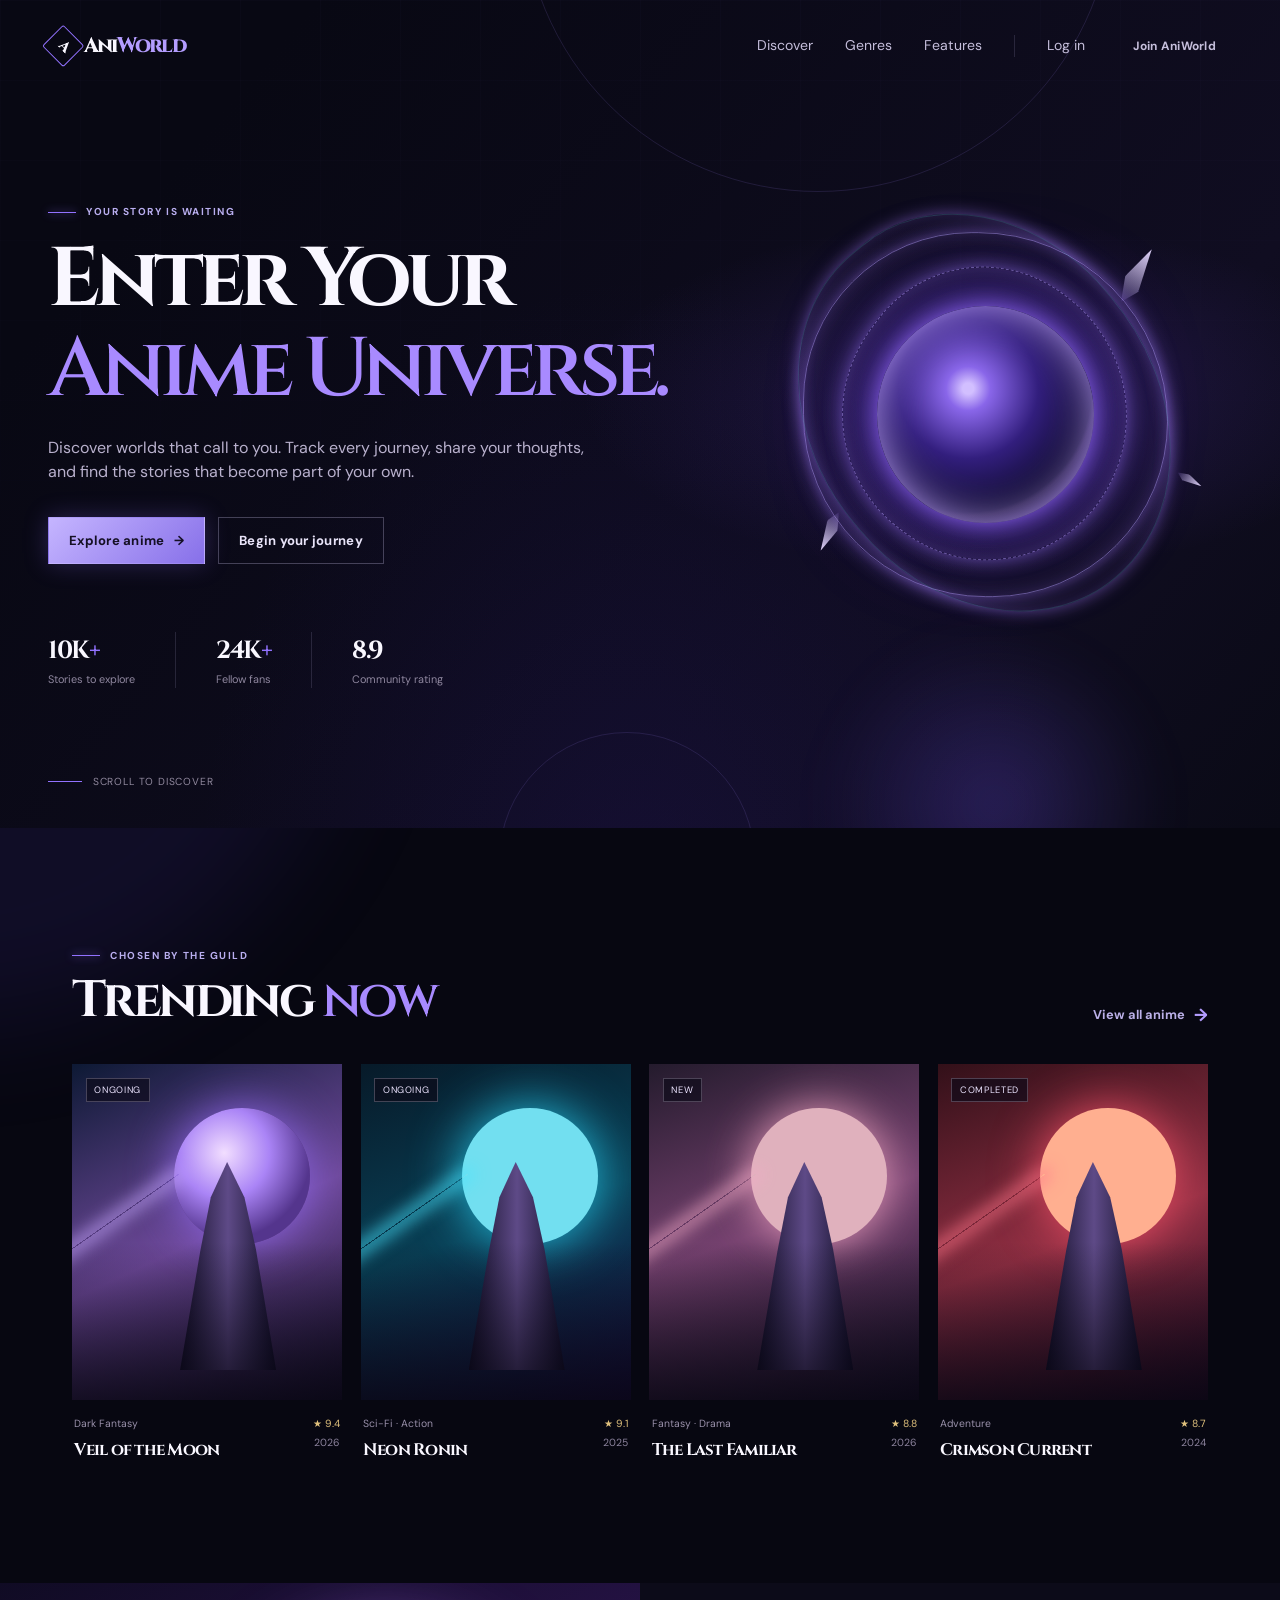
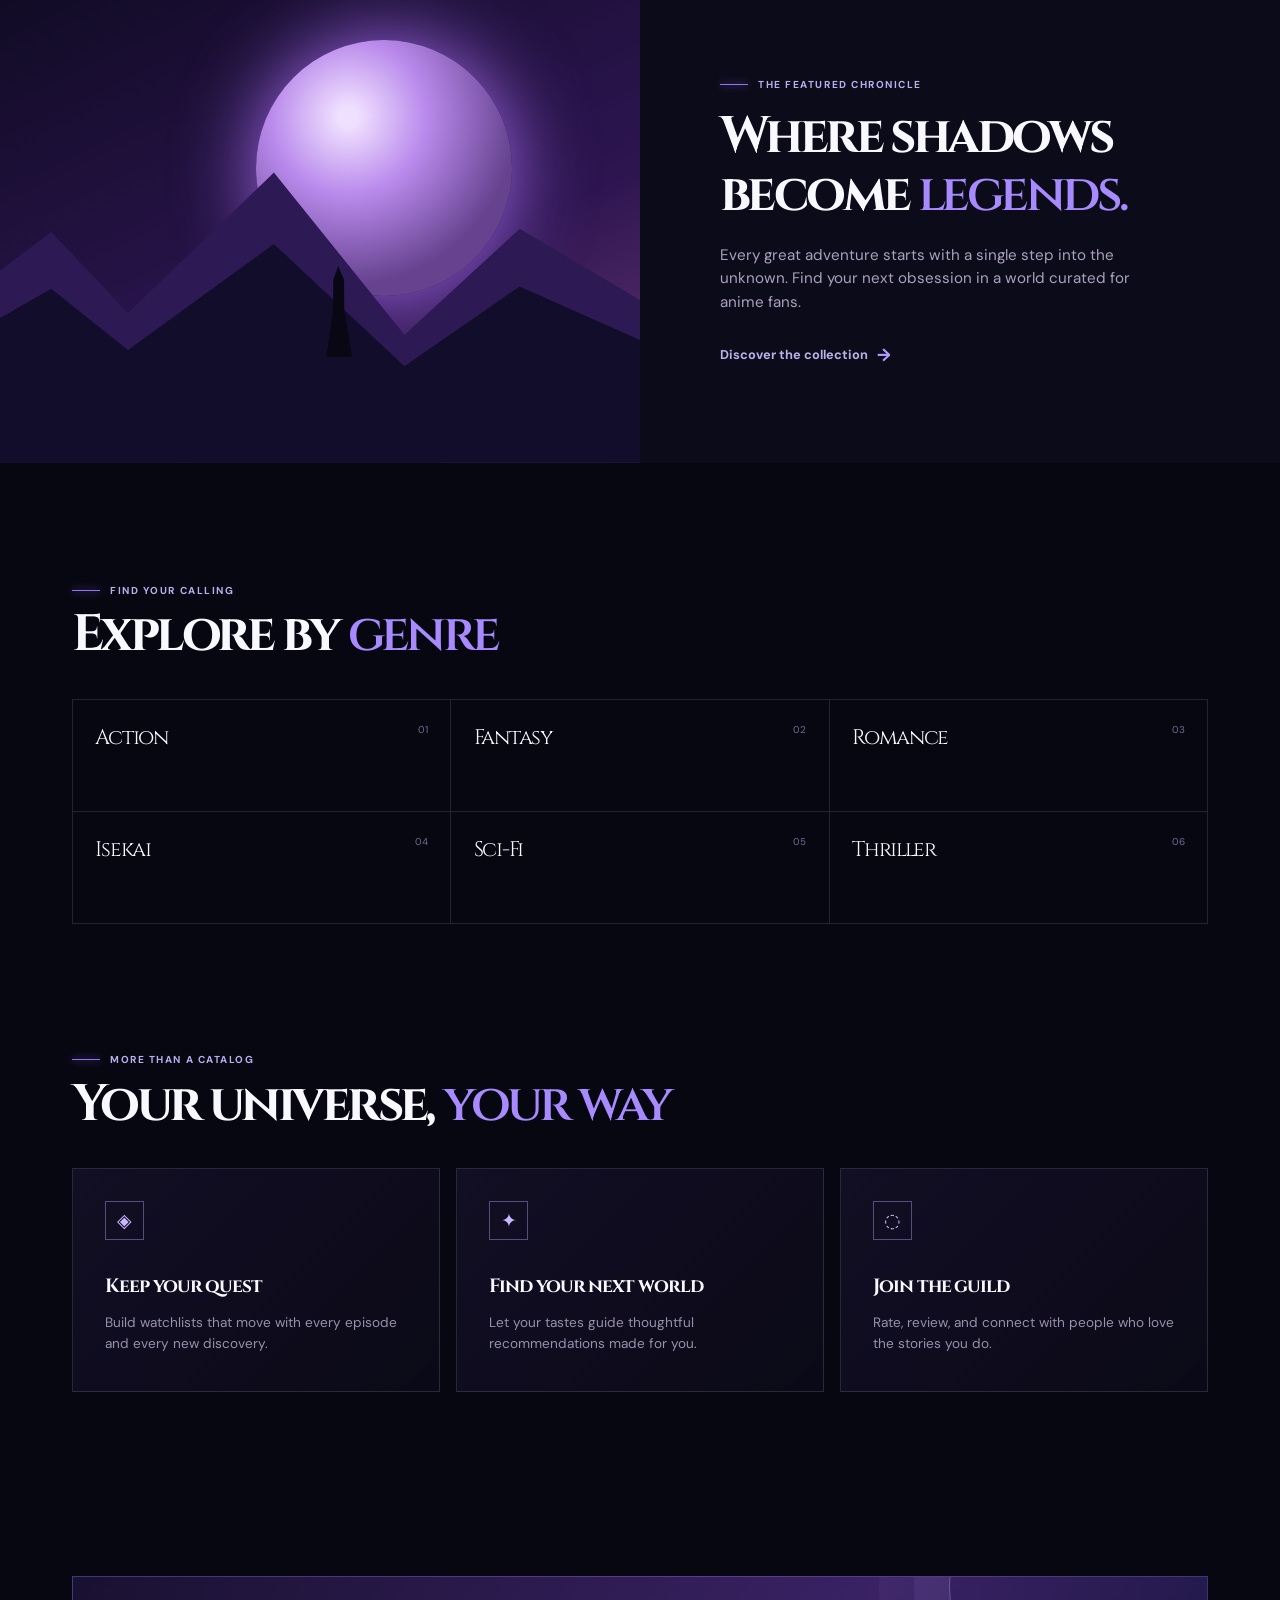
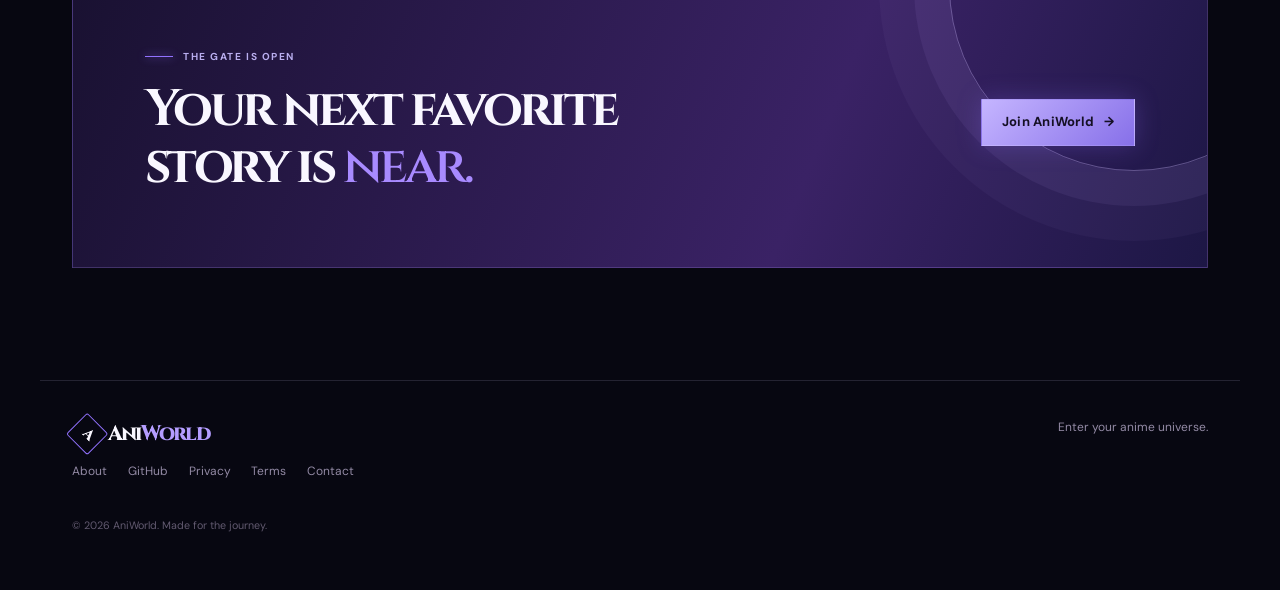
<file: frontend/index.html>
<!doctype html>
<html lang="en">
  <head>
    <meta charset="UTF-8" />
    <meta name="viewport" content="width=device-width, initial-scale=1.0" />
    <meta name="description" content="AniWorld — enter your anime universe." />
    <title>AniWorld | Enter Your Anime Universe</title>
    <link rel="preconnect" href="https://fonts.googleapis.com" />
    <link rel="preconnect" href="https://fonts.gstatic.com" crossorigin />
    <link href="https://fonts.googleapis.com/css2?family=Cinzel:wght@600;700;800&family=DM+Sans:opsz,wght@9..40,400;9..40,500;9..40,600;9..40,700&display=swap" rel="stylesheet" />
    <link rel="stylesheet" href="css/main.css" />
  </head>
  <body>
    <a class="skip-link" href="#main-content">Skip to content</a>
    <div class="page-glow" aria-hidden="true"></div>

    <header class="site-header">
      <a class="brand" href="#top" aria-label="AniWorld home"><span class="brand-mark">A</span>Ani<span>World</span></a>
      <button class="nav-toggle" type="button" aria-expanded="false" aria-controls="main-nav"><span></span><span></span><span></span><span class="sr-only">Open navigation</span></button>
      <nav id="main-nav" class="main-nav" aria-label="Main navigation">
        <a href="#trending">Discover</a>
        <a href="#genres">Genres</a>
        <a href="#features">Features</a>
        <a class="nav-login" href="pages/login.html">Log in</a>
        <a class="button button-small" href="pages/register.html">Join AniWorld</a>
      </nav>
    </header>

    <main id="main-content">
      <section id="top" class="hero" aria-labelledby="hero-title">
        <div id="particles" class="particles" aria-hidden="true"></div>
        <div class="hero-rune rune-one" aria-hidden="true"></div><div class="hero-rune rune-two" aria-hidden="true"></div>
        <div class="hero-copy reveal">
          <p class="eyebrow"><span></span> Your story is waiting</p>
          <h1 id="hero-title">Enter Your<br /><em>Anime Universe.</em></h1>
          <p class="hero-description">Discover worlds that call to you. Track every journey, share your thoughts, and find the stories that become part of your own.</p>
          <div class="hero-actions">
            <a class="button button-primary" href="#trending">Explore anime <span aria-hidden="true">→</span></a>
            <a class="button button-ghost" href="pages/login.html">Begin your journey</a>
          </div>
          <dl class="hero-stats">
            <div><dt>10K<span>+</span></dt><dd>Stories to explore</dd></div>
            <div><dt>24K<span>+</span></dt><dd>Fellow fans</dd></div>
            <div><dt>8.9</dt><dd>Community rating</dd></div>
          </dl>
        </div>
        <div class="hero-portal" aria-hidden="true"><div class="portal-core"></div><div class="portal-ring ring-a"></div><div class="portal-ring ring-b"></div><div class="portal-ring ring-c"></div><div class="portal-shard shard-a"></div><div class="portal-shard shard-b"></div><div class="portal-shard shard-c"></div></div>
        <a class="scroll-cue" href="#trending"><span></span> Scroll to discover</a>
      </section>

      <section id="trending" class="catalog-section section-shell" aria-labelledby="trending-title">
        <div class="section-heading reveal"><div><p class="eyebrow"><span></span> Chosen by the guild</p><h2 id="trending-title">Trending <em>now</em></h2></div><a class="text-link" href="pages/anime.html">View all anime <span aria-hidden="true">→</span></a></div>
        <div id="trending-grid" class="anime-grid" aria-live="polite"></div>
      </section>

      <section class="spotlight section-shell reveal" aria-labelledby="spotlight-title">
        <div class="spotlight-art" aria-hidden="true"><div class="moon"></div><div class="mountain mountain-back"></div><div class="mountain mountain-front"></div><div class="wanderer"></div></div>
        <div class="spotlight-copy"><p class="eyebrow"><span></span> The featured chronicle</p><h2 id="spotlight-title">Where shadows<br />become <em>legends.</em></h2><p>Every great adventure starts with a single step into the unknown. Find your next obsession in a world curated for anime fans.</p><a class="text-link" href="pages/anime.html">Discover the collection <span aria-hidden="true">→</span></a></div>
      </section>

      <section id="genres" class="genres-section section-shell" aria-labelledby="genres-title">
        <div class="section-heading reveal"><div><p class="eyebrow"><span></span> Find your calling</p><h2 id="genres-title">Explore by <em>genre</em></h2></div></div>
        <div class="genre-list reveal">
          <a href="pages/anime.html?genre=action">Action <span>01</span></a><a href="pages/anime.html?genre=fantasy">Fantasy <span>02</span></a><a href="pages/anime.html?genre=romance">Romance <span>03</span></a><a href="pages/anime.html?genre=isekai">Isekai <span>04</span></a><a href="pages/anime.html?genre=scifi">Sci-Fi <span>05</span></a><a href="pages/anime.html?genre=thriller">Thriller <span>06</span></a>
        </div>
      </section>

      <section id="features" class="features-section section-shell" aria-labelledby="features-title">
        <div class="section-heading reveal"><div><p class="eyebrow"><span></span> More than a catalog</p><h2 id="features-title">Your universe, <em>your way</em></h2></div></div>
        <div class="feature-grid">
          <article class="feature-card reveal"><span class="feature-icon">◈</span><h3>Keep your quest</h3><p>Build watchlists that move with every episode and every new discovery.</p></article>
          <article class="feature-card reveal"><span class="feature-icon">✦</span><h3>Find your next world</h3><p>Let your tastes guide thoughtful recommendations made for you.</p></article>
          <article class="feature-card reveal"><span class="feature-icon">◌</span><h3>Join the guild</h3><p>Rate, review, and connect with people who love the stories you do.</p></article>
        </div>
      </section>

      <section class="join-banner section-shell reveal" aria-labelledby="join-title"><div><p class="eyebrow"><span></span> The gate is open</p><h2 id="join-title">Your next favorite<br />story is <em>near.</em></h2></div><a class="button button-primary" href="pages/register.html">Join AniWorld <span aria-hidden="true">→</span></a></section>
    </main>

    <footer class="site-footer"><a class="brand" href="#top"><span class="brand-mark">A</span>Ani<span>World</span></a><p>Enter your anime universe.</p><nav aria-label="Footer navigation"><a href="#">About</a><a href="#">GitHub</a><a href="#">Privacy</a><a href="#">Terms</a><a href="mailto:hello@aniworld.example">Contact</a></nav><p class="copyright">© 2026 AniWorld. Made for the journey.</p></footer>
    <script type="module" src="js/main.js"></script>
  </body>
</html>
</file>
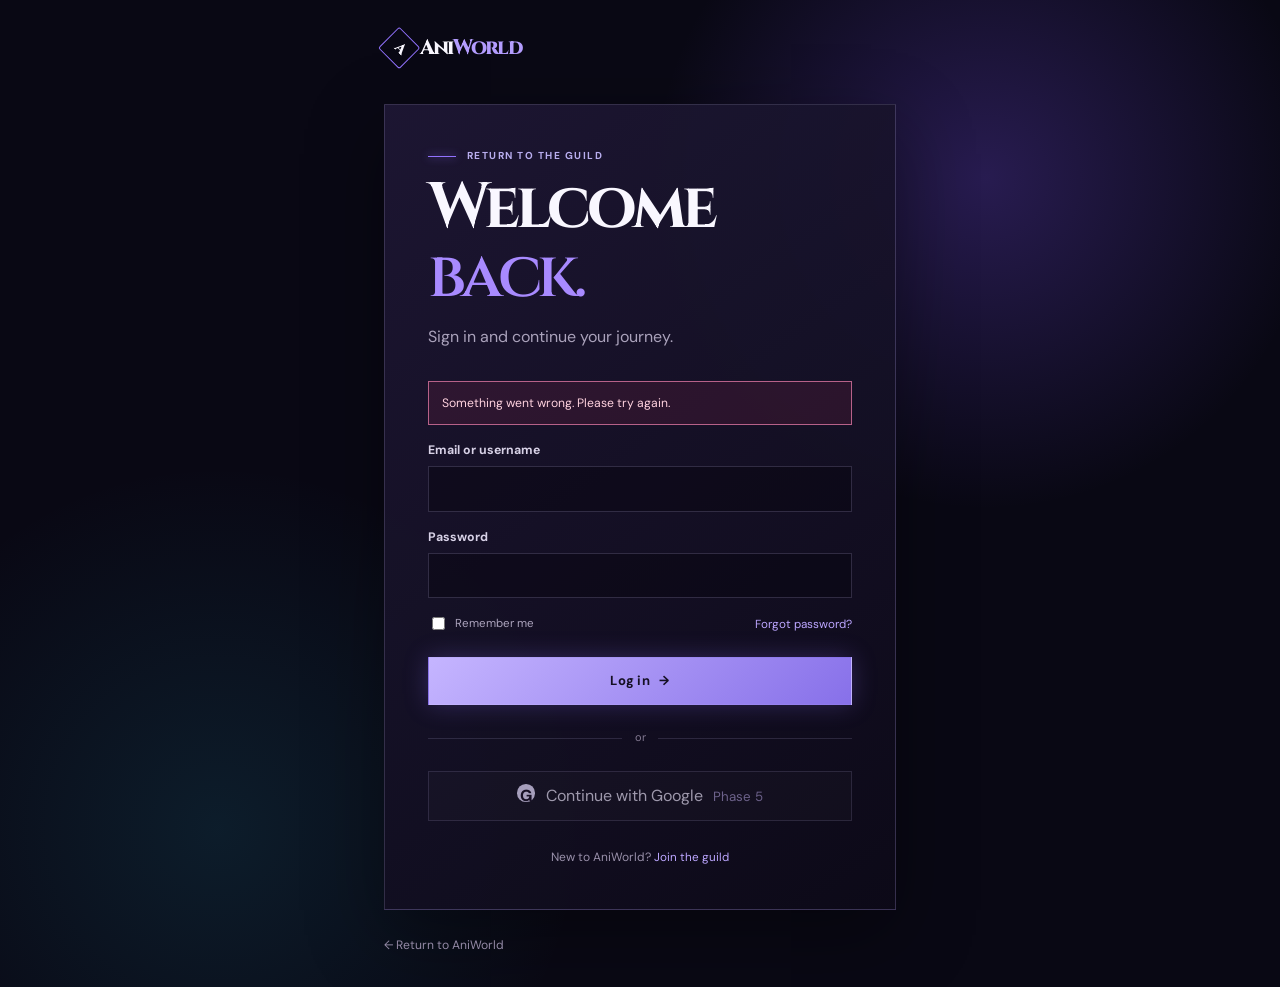
<file: frontend/pages/dashboard.html>
<!doctype html>
<html lang="en"><head><meta charset="UTF-8" /><meta name="viewport" content="width=device-width, initial-scale=1.0" /><meta name="description" content="Your AniWorld space." /><title>Your AniWorld</title><link rel="preconnect" href="https://fonts.googleapis.com" /><link rel="preconnect" href="https://fonts.gstatic.com" crossorigin /><link href="https://fonts.googleapis.com/css2?family=Cinzel:wght@600;700;800&family=DM+Sans:opsz,wght@9..40,400;9..40,500;9..40,600;9..40,700&display=swap" rel="stylesheet" /><link rel="stylesheet" href="../css/main.css" /><link rel="stylesheet" href="../css/auth.css" /></head>
<body class="auth-page"><header class="site-header dashboard-header"><a class="brand" href="../index.html"><span class="brand-mark">A</span>Ani<span>World</span></a><button id="logout-button" class="button button-ghost button-small" type="button">Log out</button></header><main class="dashboard-placeholder"><p class="eyebrow"><span></span> Authenticated explorer</p><h1>Welcome, <em id="username">hunter</em>.</h1><p id="dashboard-status">Gathering your universe…</p><div class="dashboard-rune" aria-hidden="true"></div><a class="button button-primary" href="../index.html">Explore anime <span aria-hidden="true">→</span></a><p class="dashboard-note">Your personalized dashboard arrives in Phase 8.</p></main><script type="module" src="../js/auth/dashboard.js"></script></body></html>
</file>
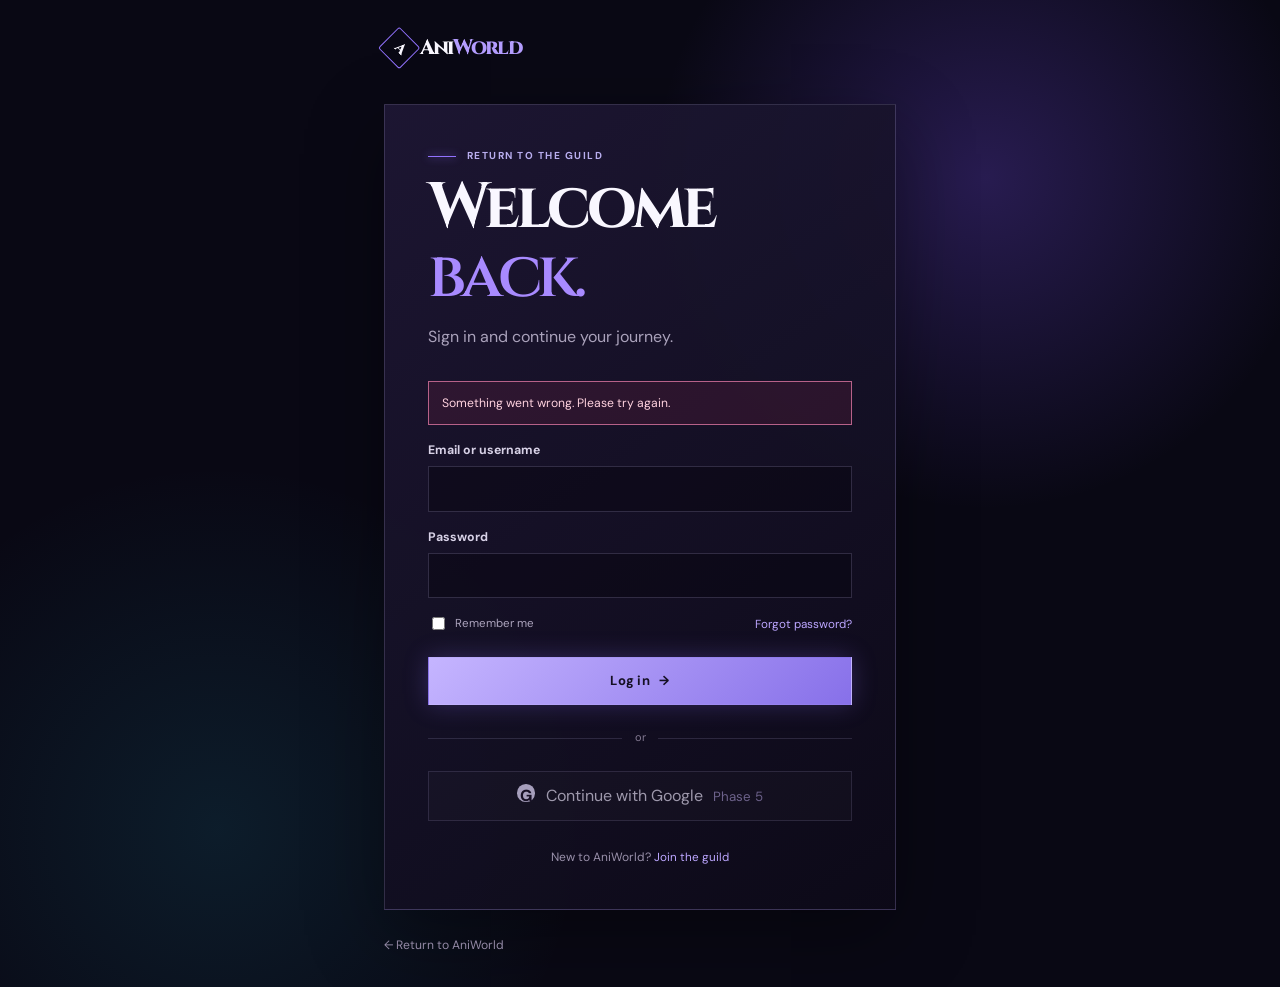
<file: frontend/pages/login.html>
<!doctype html>
<html lang="en"><head><meta charset="UTF-8" /><meta name="viewport" content="width=device-width, initial-scale=1.0" /><meta name="description" content="Sign in to AniWorld." /><title>Log in | AniWorld</title><link rel="preconnect" href="https://fonts.googleapis.com" /><link rel="preconnect" href="https://fonts.gstatic.com" crossorigin /><link href="https://fonts.googleapis.com/css2?family=Cinzel:wght@600;700;800&family=DM+Sans:opsz,wght@9..40,400;9..40,500;9..40,600;9..40,700&display=swap" rel="stylesheet" /><link rel="stylesheet" href="../css/main.css" /><link rel="stylesheet" href="../css/auth.css" /></head>
<body class="auth-page"><main class="auth-layout"><a class="brand auth-brand" href="../index.html"><span class="brand-mark">A</span>Ani<span>World</span></a><section class="auth-card" aria-labelledby="login-title"><p class="eyebrow"><span></span> Return to the guild</p><h1 id="login-title">Welcome <em>back.</em></h1><p class="auth-intro">Sign in and continue your journey.</p><div id="form-message" class="form-message" role="alert" hidden></div><form id="login-form" novalidate><label for="identifier">Email or username<input id="identifier" name="identifier" autocomplete="username" required /></label><label for="password">Password<input id="password" name="password" type="password" autocomplete="current-password" required /></label><div class="form-row"><label class="check-label" for="remember-me"><input id="remember-me" name="remember_me" type="checkbox" /> Remember me</label><a class="form-link" href="#">Forgot password?</a></div><button class="button button-primary auth-submit" type="submit">Log in <span aria-hidden="true">→</span></button></form><div class="auth-divider"><span>or</span></div><button class="google-button" type="button" disabled title="Google OAuth arrives in Phase 5"><span>G</span> Continue with Google <small>Phase 5</small></button><p class="auth-switch">New to AniWorld? <a href="register.html">Join the guild</a></p></section><p class="auth-back"><a href="../index.html">← Return to AniWorld</a></p></main><script type="module" src="../js/auth/login.js"></script></body></html>
</file>
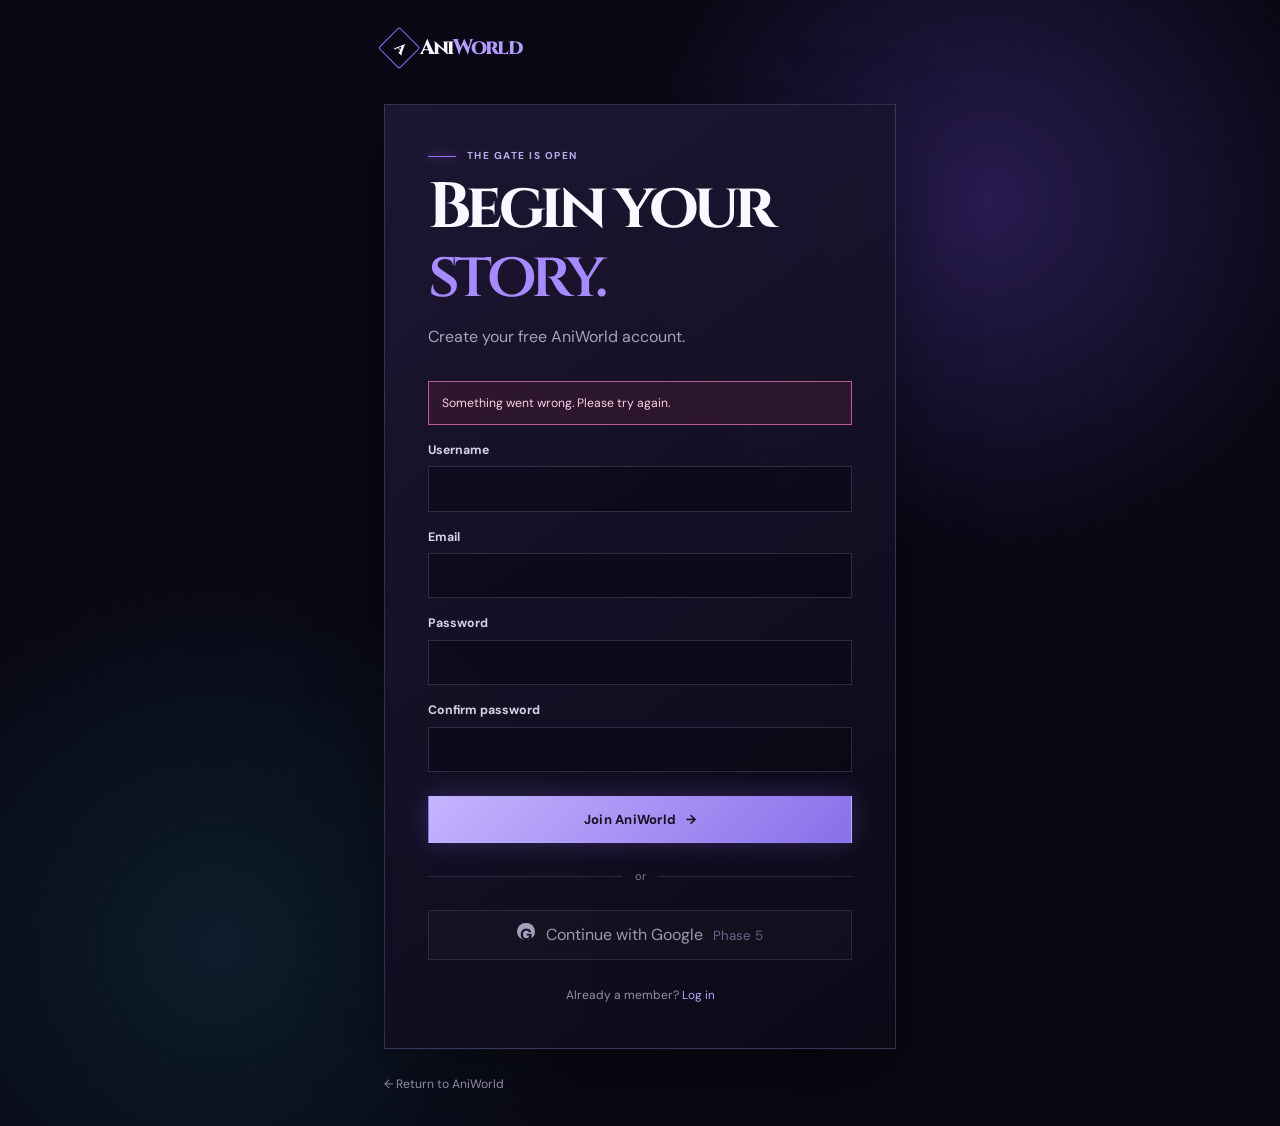
<file: frontend/pages/register.html>
<!doctype html>
<html lang="en"><head><meta charset="UTF-8" /><meta name="viewport" content="width=device-width, initial-scale=1.0" /><meta name="description" content="Create an AniWorld account." /><title>Join AniWorld</title><link rel="preconnect" href="https://fonts.googleapis.com" /><link rel="preconnect" href="https://fonts.gstatic.com" crossorigin /><link href="https://fonts.googleapis.com/css2?family=Cinzel:wght@600;700;800&family=DM+Sans:opsz,wght@9..40,400;9..40,500;9..40,600;9..40,700&display=swap" rel="stylesheet" /><link rel="stylesheet" href="../css/main.css" /><link rel="stylesheet" href="../css/auth.css" /></head>
<body class="auth-page"><main class="auth-layout"><a class="brand auth-brand" href="../index.html"><span class="brand-mark">A</span>Ani<span>World</span></a><section class="auth-card" aria-labelledby="register-title"><p class="eyebrow"><span></span> The gate is open</p><h1 id="register-title">Begin your <em>story.</em></h1><p class="auth-intro">Create your free AniWorld account.</p><div id="form-message" class="form-message" role="alert" hidden></div><form id="register-form" novalidate><label for="username">Username<input id="username" name="username" autocomplete="username" minlength="3" maxlength="150" required /></label><label for="email">Email<input id="email" name="email" type="email" autocomplete="email" required /></label><label for="password">Password<input id="password" name="password" type="password" autocomplete="new-password" required /></label><label for="confirm-password">Confirm password<input id="confirm-password" name="confirm_password" type="password" autocomplete="new-password" required /></label><button class="button button-primary auth-submit" type="submit">Join AniWorld <span aria-hidden="true">→</span></button></form><div class="auth-divider"><span>or</span></div><button class="google-button" type="button" disabled title="Google OAuth arrives in Phase 5"><span>G</span> Continue with Google <small>Phase 5</small></button><p class="auth-switch">Already a member? <a href="login.html">Log in</a></p></section><p class="auth-back"><a href="../index.html">← Return to AniWorld</a></p></main><script type="module" src="../js/auth/register.js"></script></body></html>
</file>
<file: frontend/css/main.css>
:root { --ink:#070711; --surface:#0e0d1b; --surface-light:#17152a; --line:rgba(214,205,255,.14); --mist:#c8c2df; --white:#f9f7ff; --violet:#9272ff; --violet-bright:#b49dff; --cyan:#72dff0; --serif:"Cinzel", Georgia, serif; --sans:"DM Sans", Arial, sans-serif; }
* { box-sizing:border-box; }
html { scroll-behavior:smooth; }
body { margin:0; color:var(--white); background:var(--ink); font-family:var(--sans); line-height:1.55; overflow-x:hidden; }
a { color:inherit; text-decoration:none; }
button { font:inherit; }
.skip-link { position:absolute; left:1rem; top:-4rem; z-index:20; background:var(--white); color:var(--ink); padding:.55rem 1rem; border-radius:.3rem; }.skip-link:focus { top:1rem; }
.sr-only { position:absolute; width:1px; height:1px; padding:0; margin:-1px; overflow:hidden; clip:rect(0,0,0,0); white-space:nowrap; border:0; }
.page-glow { position:fixed; width:50rem; height:50rem; left:-28rem; top:25vh; z-index:-2; pointer-events:none; border-radius:50%; background:rgba(86,63,199,.12); filter:blur(55px); }
.site-header { height:5.8rem; max-width:1320px; margin:auto; padding:0 3rem; display:flex; align-items:center; justify-content:space-between; position:absolute; left:0; right:0; top:0; z-index:5; }
.brand { display:inline-flex; gap:.03em; align-items:center; font-family:var(--serif); letter-spacing:-.08em; font-size:1.3rem; font-weight:800; }.brand>span:not(.brand-mark) { color:var(--violet-bright); }.brand-mark { width:1.9rem; height:1.9rem; margin-right:.3rem; display:inline-grid; place-items:center; border:1px solid var(--violet); transform:rotate(45deg); border-radius:.15rem; color:var(--white); font-family:var(--serif); font-size:.9rem; }.brand-mark::first-letter { transform:rotate(-45deg); }
.main-nav { display:flex; align-items:center; gap:2rem; color:#c5bedb; font-size:.88rem; }.main-nav>a:not(.button) { transition:color .2s ease; }.main-nav>a:not(.button):hover,.main-nav>a:not(.button):focus-visible { color:var(--white); }.nav-login { border-left:1px solid var(--line); padding-left:2rem; }.nav-toggle { display:none; color:var(--white); background:transparent; border:0; cursor:pointer; }.nav-toggle>span:not(.sr-only) { display:block; width:1.45rem; height:1px; margin:.3rem; background:currentColor; }
.button { display:inline-flex; align-items:center; justify-content:center; gap:.6rem; padding:.78rem 1.25rem; border:1px solid transparent; font-size:.82rem; font-weight:700; letter-spacing:.02em; transition:transform .2s ease, background .2s ease, box-shadow .2s ease; }.button:hover,.button:focus-visible { transform:translateY(-2px); }.button-primary { color:#151024; background:linear-gradient(135deg,#c5b5ff,#8770e9); box-shadow:0 0 25px rgba(145,111,255,.25); }.button-primary:hover,.button-primary:focus-visible { box-shadow:0 8px 30px rgba(145,111,255,.4); }.button-ghost { border-color:rgba(220,213,255,.27); color:#e9e4f9; }.button-ghost:hover,.button-ghost:focus-visible { background:rgba(255,255,255,.07); }.button-small { padding:.58rem .95rem; font-size:.75rem; }
.hero { min-height:790px; height:min(92vh,920px); padding:9rem max(3rem,calc((100vw - 1200px)/2)) 5rem; display:flex; align-items:center; position:relative; overflow:hidden; background:radial-gradient(ellipse at 77% 48%,rgba(109,67,222,.2),transparent 29%), radial-gradient(ellipse at 50% 110%,rgba(38,23,106,.25),transparent 49%),linear-gradient(130deg,#080813 16%,#100d21 75%,#0a0a16); }
.hero::before { content:""; position:absolute; inset:0; opacity:.45; background-image:linear-gradient(rgba(154,136,240,.045) 1px,transparent 1px),linear-gradient(90deg,rgba(154,136,240,.045) 1px,transparent 1px); background-size:5rem 5rem; mask-image:linear-gradient(to bottom,black,transparent 80%); }.hero::after { content:""; position:absolute; height:23rem; width:23rem; right:8%; bottom:-10rem; background:radial-gradient(circle,rgba(120,87,255,.25),transparent 65%); filter:blur(24px); }
.hero-copy { width:min(640px,58%); position:relative; z-index:2; }.eyebrow { display:flex; align-items:center; gap:.65rem; margin:0 0 1rem; color:#b9aeef; text-transform:uppercase; letter-spacing:.15em; font-size:.63rem; font-weight:700; }.eyebrow span { display:inline-block; width:1.75rem; height:1px; background:var(--violet); box-shadow:0 0 8px var(--violet); }
h1,h2,h3,p { margin-top:0; }h1,h2,h3 { font-family:var(--serif); }h1 { margin-bottom:1.25rem; font-size:clamp(3.5rem,6.5vw,6.75rem); line-height:1.08; letter-spacing:-.075em; font-weight:700; }h1 em,h2 em { color:#a88aff; font-style:normal; font-weight:600; }.hero-description { max-width:34rem; color:#b9b1cd; font-size:1rem; }.hero-actions { display:flex; gap:.8rem; margin-top:2rem; }.hero-stats { display:flex; gap:2.5rem; margin:4.25rem 0 0; }.hero-stats div { padding-right:2.5rem; border-right:1px solid var(--line); }.hero-stats div:last-child { padding:0; border:0; }.hero-stats dt { font-family:var(--serif); font-size:1.55rem; font-weight:700; letter-spacing:-.06em; }.hero-stats dt span { color:var(--violet); }.hero-stats dd { margin:0; color:#8f879f; font-size:.68rem; }
.particles { position:absolute; inset:0; overflow:hidden; pointer-events:none; }.particles span { position:absolute; left:var(--x); top:var(--y); width:var(--size); height:var(--size); border-radius:50%; background:#d6cbff; box-shadow:0 0 10px #ba9dff; opacity:0; animation:drift var(--duration) var(--delay) infinite ease-in-out; }@keyframes drift { 0%,100%{transform:translate(0,0);opacity:0} 20%,75%{opacity:.8} 50%{transform:translate(24px,-50px);opacity:.2} }
.hero-portal { position:absolute; right:max(6%,calc((100vw - 1260px)/2)); top:49%; width:clamp(19rem,34vw,31rem); aspect-ratio:1; transform:translateY(-48%); z-index:1; }.portal-core { position:absolute; inset:25%; border-radius:50%; background:radial-gradient(circle at 42% 38%,#d2bfff 0 3%,#8966e9 12%,#321e7d 38%,#0d0a2a 67%,transparent 69%); box-shadow:0 0 25px #8b62ed,0 0 100px rgba(109,63,235,.8),inset 0 0 40px #b99bff; animation:pulse 5s infinite ease-in-out; }.portal-ring { position:absolute; inset:8%; border:1px solid rgba(181,155,255,.52); border-radius:47% 53% 49% 51%; box-shadow:0 0 18px rgba(165,125,255,.5),inset 0 0 18px rgba(165,125,255,.25); }.ring-a { animation:spin 16s linear infinite; }.ring-b { inset:17%; border-style:dashed; transform:rotate(36deg); animation:spin 12s linear infinite reverse; }.ring-c { inset:2%; border-color:rgba(128,208,255,.22); transform:rotate(50deg) scaleY(.82); animation:spin 28s linear infinite; }.portal-shard { position:absolute; width:1.2rem; height:3.8rem; background:linear-gradient(#e4d7ff,rgba(135,97,244,.1)); box-shadow:0 0 15px #b296ff; clip-path:polygon(50% 0,100% 72%,48% 100%,0 60%); }.shard-a { right:13%; top:11%; transform:rotate(30deg); }.shard-b { left:12%; bottom:16%; transform:rotate(205deg) scale(.7); }.shard-c { right:1%; bottom:28%; transform:rotate(120deg) scale(.45); }@keyframes spin { to { rotate:360deg; } }@keyframes pulse { 50% { filter:brightness(1.35); transform:scale(1.04); } }.rune-one,.rune-two { position:absolute; border:1px solid rgba(151,125,242,.15); border-radius:50%; }.rune-one { height:37rem; width:37rem; right:13%; top:-25rem; }.rune-two { height:16rem; width:16rem; left:39%; bottom:-10rem; }.scroll-cue { position:absolute; left:max(3rem,calc((100vw - 1200px)/2)); bottom:2.4rem; z-index:2; display:flex; gap:.7rem; align-items:center; color:#91899e; font-size:.64rem; letter-spacing:.08em; text-transform:uppercase; }.scroll-cue span { display:block; width:2.1rem; height:1px; background:var(--violet); }
.section-shell { max-width:1200px; margin:auto; padding:7.5rem 2rem; }.section-heading { display:flex; align-items:end; justify-content:space-between; margin-bottom:2.2rem; }.section-heading .eyebrow { margin-bottom:.5rem; }h2 { margin:0; font-size:clamp(2.3rem,4vw,4rem); font-weight:700; line-height:1.12; letter-spacing:-.07em; }.text-link { display:inline-flex; align-items:center; gap:.55rem; color:#bbb0e8; font-size:.8rem; font-weight:700; }.text-link span { color:var(--violet-bright); font-size:1.1rem; transition:transform .2s ease; }.text-link:hover span,.text-link:focus-visible span { transform:translateX(4px); }
.anime-grid { display:grid; grid-template-columns:repeat(4,1fr); gap:1.15rem; }.anime-card { min-width:0; }.anime-art { display:block; position:relative; height:21rem; overflow:hidden; isolation:isolate; background:#23183c; }.anime-art::before,.anime-art::after { content:""; position:absolute; inset:0; }.anime-art::after { background:linear-gradient(0deg,rgba(8,6,18,.8),transparent 47%); }.art-orb { position:absolute; z-index:-1; top:13%; right:12%; width:8.5rem; height:8.5rem; border-radius:50%; }.art-figure { position:absolute; z-index:0; left:40%; bottom:9%; width:6rem; height:13rem; background:linear-gradient(90deg,#110d25,#5e4a87,#100d26); clip-path:polygon(49% 0,67% 17%,79% 42%,100% 100%,0 100%,21% 43%,32% 17%); }.art-slice { position:absolute; z-index:1; width:10rem; height:1px; top:46%; left:-14%; transform:rotate(-35deg); box-shadow:0 0 17px 4px currentColor; }.art-moon { background:linear-gradient(155deg,#0d1934,#6e499a 51%,#17102a); }.art-moon .art-orb { background:radial-gradient(circle at 37% 33%,#f2deff, #aa84f6 36%,#54358d 69%); box-shadow:0 0 45px #8c65e5; }.art-moon .art-slice { color:#c8a8ff; }.art-neon { background:linear-gradient(160deg,#071a29,#093f55 49%,#180b3d); }.art-neon .art-orb { background:#72dff0; box-shadow:0 0 52px #25c5e6; }.art-neon .art-slice { color:#49e6ff; }.art-familiar { background:linear-gradient(160deg,#241b2d,#75416f 48%,#161026); }.art-familiar .art-orb { background:#e0b1bd; box-shadow:0 0 45px #ec9fbe; }.art-familiar .art-slice { color:#f4abc8; }.art-crimson { background:linear-gradient(160deg,#321019,#912f43 52%,#210a22); }.art-crimson .art-orb { background:#ffaf90; box-shadow:0 0 48px #ec4e65; }.art-crimson .art-slice { color:#ff7589; }.status-pill { position:absolute; z-index:2; top:.85rem; left:.85rem; padding:.25rem .48rem; background:rgba(12,9,25,.68); border:1px solid rgba(240,231,255,.24); color:#ece4ff; font-size:.58rem; letter-spacing:.07em; text-transform:uppercase; }.anime-details { padding:1rem .15rem 0; display:flex; justify-content:space-between; gap:.4rem; }.anime-details p { margin:0 0 .28rem; color:#9990aa; font-size:.65rem; }.anime-details h3 { margin:0; font-size:1.05rem; letter-spacing:-.045em; }.anime-details h3 a:hover { color:var(--violet-bright); }.anime-meta { text-align:right; white-space:nowrap; font-size:.65rem; color:#8d849e; }.anime-meta span { display:block; }.anime-meta .rating { color:#e0c17d; margin-bottom:.17rem; }
.spotlight { max-width:none; padding:0; display:grid; grid-template-columns:1fr 1fr; min-height:30rem; background:#0c0b19; overflow:hidden; }.spotlight-art { position:relative; overflow:hidden; min-height:25rem; background:linear-gradient(155deg,#100b24,#2d1551 62%,#6a3775); }.moon { position:absolute; width:16rem; height:16rem; border-radius:50%; right:20%; top:12%; background:radial-gradient(circle at 36% 30%,#f0e0ff 0 4%,#b98aec 32%,#66428f 69%); box-shadow:0 0 80px #a36bea; }.mountain { position:absolute; bottom:0; left:-10%; width:120%; clip-path:polygon(0 100%,0 54%,15% 26%,25% 52%,44% 7%,61% 59%,76% 25%,100% 60%,100% 100%); }.mountain-back { height:65%; background:#2d1a55; }.mountain-front { height:49%; background:#120d2b; }.wanderer { position:absolute; left:51%; bottom:22%; width:1.6rem; height:5.7rem; background:#080713; clip-path:polygon(46% 0,69% 15%,70% 48%,100% 100%,0 100%,26% 48%,27% 15%); }.spotlight-copy { align-self:center; padding:5rem max(3rem,11vw) 5rem 5rem; }.spotlight-copy>p:not(.eyebrow) { max-width:28rem; margin:1.3rem 0 1.7rem; color:#aaa1bd; font-size:.95rem; }
.genres-section { padding-bottom:4rem; }.genre-list { display:grid; grid-template-columns:repeat(3,1fr); border-top:1px solid var(--line); border-left:1px solid var(--line); }.genre-list a { min-height:7rem; padding:1.4rem; display:flex; justify-content:space-between; align-items:start; border-right:1px solid var(--line); border-bottom:1px solid var(--line); font-family:var(--serif); font-size:1.32rem; letter-spacing:-.06em; background:transparent; transition:background .25s, color .25s; }.genre-list a span { color:#756a91; font-family:var(--sans); font-size:.62rem; letter-spacing:0; }.genre-list a:hover,.genre-list a:focus-visible { color:#1a1231; background:var(--violet-bright); }.genre-list a:hover span { color:#3d2c69; }
.features-section { padding-top:4rem; }.feature-grid { display:grid; grid-template-columns:repeat(3,1fr); gap:1rem; }.feature-card { min-height:14rem; padding:2rem; border:1px solid var(--line); background:linear-gradient(135deg,rgba(117,84,214,.1),rgba(20,17,35,.3)); }.feature-icon { display:inline-grid; place-items:center; width:2.45rem; height:2.45rem; margin-bottom:2rem; color:#c9b8ff; border:1px solid rgba(186,160,255,.42); font-size:1.2rem; }.feature-card h3 { margin:0 0 .65rem; font-size:1.2rem; letter-spacing:-.055em; }.feature-card p { margin:0; color:#9990ab; font-size:.85rem; }.join-banner { max-width:1136px; margin:4rem auto 7rem; padding:4.5rem 4.5rem; display:flex; justify-content:space-between; align-items:center; position:relative; overflow:hidden; border:1px solid rgba(176,144,255,.26); background:linear-gradient(112deg,#191131,#3a2265 65%,#1d1745); }.join-banner::after { content:""; position:absolute; width:23rem; height:23rem; right:-7rem; top:-11rem; border:1px solid rgba(208,189,255,.36); border-radius:50%; box-shadow:0 0 0 35px rgba(201,175,255,.07),0 0 0 70px rgba(201,175,255,.04); }.join-banner>* { position:relative; z-index:1; }
.site-footer { max-width:1200px; margin:auto; padding:2.3rem 2rem 3.5rem; border-top:1px solid var(--line); display:grid; grid-template-columns:1fr auto; gap:.75rem 2rem; color:#938aa5; font-size:.75rem; }.site-footer .brand { color:var(--white); }.site-footer .brand span:last-child { color:var(--violet-bright); }.site-footer nav { display:flex; gap:1.3rem; }.site-footer nav a:hover { color:var(--white); }.copyright { grid-column:1/-1; margin:1.5rem 0 0; color:#625a70; font-size:.67rem; }
.reveal { opacity:0; transform:translateY(20px); transition:opacity .7s ease,transform .7s ease; }.reveal.is-visible { opacity:1; transform:none; }.anime-card:nth-child(2) { transition-delay:.08s; }.anime-card:nth-child(3) { transition-delay:.16s; }.anime-card:nth-child(4) { transition-delay:.24s; }
@media (max-width:900px) { .site-header { padding:0 1.5rem; }.hero { padding-inline:1.5rem; }.hero-copy { width:64%; }.hero-portal { right:-6%; opacity:.8; }.anime-grid { grid-template-columns:repeat(2,1fr); }.spotlight-copy { padding:3rem; }.join-banner { margin-inline:1.5rem; padding:3rem; }.section-shell { padding-inline:1.5rem; } }
@media (max-width:650px) { .site-header { height:4.7rem; }.main-nav { position:absolute; display:none; left:1rem; right:1rem; top:4.2rem; padding:1.25rem; border:1px solid var(--line); background:#121023; flex-direction:column; align-items:stretch; gap:1rem; box-shadow:0 16px 30px rgba(0,0,0,.3); }.main-nav.is-open { display:flex; }.main-nav .button { text-align:center; }.nav-login { border:0; padding:0; }.nav-toggle { display:block; }.hero { height:auto; min-height:47rem; padding-top:8rem; padding-bottom:5.5rem; align-items:start; }.hero-copy { width:100%; }.hero-portal { width:23rem; right:-9rem; top:auto; bottom:-1.3rem; transform:none; opacity:.54; }.hero-description { font-size:.92rem; }.hero-stats { gap:1rem; margin-top:3rem; }.hero-stats div { padding-right:1rem; }.hero-stats dt { font-size:1.25rem; }.hero-stats dd { font-size:.57rem; }.scroll-cue { left:1.5rem; }.section-shell { padding-top:5rem; padding-bottom:5rem; }.section-heading { align-items:start; }.section-heading .text-link { padding-top:1rem; white-space:nowrap; }.anime-art { height:17rem; }.spotlight { grid-template-columns:1fr; }.spotlight-art { min-height:21rem; }.spotlight-copy { padding:3rem 1.5rem; }.genre-list { grid-template-columns:repeat(2,1fr); }.genre-list a { min-height:5.5rem; font-size:1.1rem; }.feature-grid { grid-template-columns:1fr; }.feature-card { min-height:auto; padding:1.7rem; }.feature-icon { margin-bottom:1.2rem; }.join-banner { margin:1rem 1.5rem 4rem; padding:2.5rem 1.5rem; align-items:start; flex-direction:column; gap:1.8rem; }.site-footer { grid-template-columns:1fr; }.site-footer nav { grid-row:3; flex-wrap:wrap; }.copyright { grid-column:auto; }.site-footer>p { margin:0; } }
@media (prefers-reduced-motion:reduce) { *,*::before,*::after { scroll-behavior:auto!important; animation-duration:.001ms!important; animation-iteration-count:1!important; transition-duration:.001ms!important; } .reveal { opacity:1; transform:none; } }
</file>
<file: frontend/css/auth.css>
.auth-page { min-height:100vh; background:radial-gradient(circle at 77% 18%,rgba(119,78,236,.28),transparent 26%),radial-gradient(circle at 17% 84%,rgba(38,178,207,.12),transparent 27%),#090814; }.auth-layout { width:min(100% - 2rem,32rem); min-height:100vh; margin:auto; padding:2rem 0; display:flex; flex-direction:column; align-items:center; justify-content:center; }.auth-brand { align-self:flex-start; margin-bottom:2.5rem; }.auth-card { width:100%; padding:2.7rem; border:1px solid rgba(200,184,255,.2); background:linear-gradient(145deg,rgba(29,23,52,.94),rgba(12,10,24,.94)); box-shadow:0 25px 70px rgba(0,0,0,.35); }.auth-card .eyebrow { margin-bottom:.6rem; }.auth-card h1 { font-size:clamp(2.7rem,7vw,4rem); }.auth-intro { margin:-.45rem 0 2rem; color:#aaa2bb; }.auth-card form { display:grid; gap:1rem; }.auth-card label:not(.check-label) { display:grid; gap:.42rem; color:#d8d2e7; font-size:.77rem; font-weight:700; }.auth-card input:not([type="checkbox"]) { width:100%; padding:.75rem .8rem; border:1px solid rgba(210,198,255,.18); outline:0; background:rgba(5,4,14,.42); color:var(--white); font:inherit; transition:border-color .2s,box-shadow .2s; }.auth-card input:focus { border-color:var(--violet); box-shadow:0 0 0 3px rgba(142,110,255,.16); }.form-row { display:flex; justify-content:space-between; align-items:center; gap:1rem; }.check-label { display:flex; gap:.45rem; align-items:center; color:#aaa2bb; font-size:.72rem; }.check-label input { accent-color:var(--violet); }.form-link,.auth-switch a { color:#bca6ff; font-size:.73rem; }.form-link:hover,.auth-switch a:hover { color:var(--white); }.auth-submit { width:100%; margin-top:.5rem; }.auth-divider { display:flex; align-items:center; gap:.8rem; margin:1.55rem 0; color:#827991; font-size:.69rem; }.auth-divider::before,.auth-divider::after { content:""; flex:1; height:1px; background:var(--line); }.google-button { width:100%; padding:.72rem; border:1px solid rgba(210,198,255,.19); color:#dad4e8; background:rgba(255,255,255,.025); cursor:not-allowed; opacity:.7; }.google-button>span { display:inline-grid; place-items:center; width:1.1rem; height:1.1rem; margin-right:.45rem; border-radius:50%; color:#191126; background:#e6ddff; font-weight:800; }.google-button small { margin-left:.4rem; color:#9587ba; }.auth-switch { margin:1.65rem 0 0; text-align:center; color:#9990aa; font-size:.75rem; }.form-message { margin:0 0 1rem; padding:.7rem .8rem; border:1px solid #b76189; background:rgba(154,45,81,.17); color:#ffd2df; font-size:.76rem; }.form-message.is-success { border-color:#6baea8; background:rgba(39,129,119,.17); color:#ccfff7; }.auth-back { align-self:flex-start; margin:1.6rem 0 0; color:#9389a5; font-size:.76rem; }.auth-back a:hover { color:var(--white); }.field-error { margin:.35rem 0 0; color:#ffb5cc; font-size:.7rem; font-weight:500; }.auth-card input[aria-invalid="true"] { border-color:#d7749d; box-shadow:0 0 0 3px rgba(196,69,112,.14); }.auth-submit.is-loading { opacity:.8; cursor:wait; }.success-sequence { position:fixed; inset:0; z-index:30; display:grid; place-items:center; overflow:hidden; opacity:0; visibility:hidden; background:radial-gradient(circle at 50% 48%,rgba(99,62,226,.28),rgba(5,4,14,.97) 57%); transition:opacity .45s ease,visibility .45s; }.success-sequence.is-active { opacity:1; visibility:visible; }.success-portal { position:absolute; width:min(70vw,33rem); aspect-ratio:1; border-radius:50%; border:1px solid rgba(195,172,255,.18); transform:scale(.25) rotate(-35deg); transition:transform 1.25s cubic-bezier(.16,.85,.25,1); }.success-sequence.is-active .success-portal { transform:scale(1) rotate(0); }.success-portal::before,.success-portal::after,.success-portal span { content:""; position:absolute; border-radius:50%; inset:10%; border:1px solid #a889ff; box-shadow:0 0 18px rgba(155,111,255,.8),inset 0 0 18px rgba(147,103,255,.35); animation:success-spin 7s linear infinite; }.success-portal::after { inset:25%; border-style:dashed; animation-direction:reverse; animation-duration:4s; }.success-portal span:nth-child(1) { inset:2%; opacity:.35; animation-duration:10s; }.success-portal span:nth-child(2) { inset:39%; border:0; background:radial-gradient(circle,#ede3ff 0,#9e77ff 12%,#381f83 40%,transparent 70%); box-shadow:0 0 90px #7953e9; animation:pulse 1.8s infinite; }.success-portal span:nth-child(3) { inset:17%; transform:scaleY(.65); animation-duration:8s; }.success-portal i { position:absolute; left:calc(10% + var(--particle-x, 0%)); top:var(--particle-y, 50%); width:.42rem; height:.42rem; background:#ddcaff; box-shadow:0 0 12px 4px #9875ff; transform:rotate(45deg); opacity:0; }.success-sequence.is-active .success-portal i { animation:success-particle 1.75s .42s ease-out forwards; }.success-portal i:nth-of-type(1){--particle-x:12%;--particle-y:13%}.success-portal i:nth-of-type(2){--particle-x:68%;--particle-y:18%;animation-delay:.66s!important}.success-portal i:nth-of-type(3){--particle-x:78%;--particle-y:64%;animation-delay:.51s!important}.success-portal i:nth-of-type(4){--particle-x:18%;--particle-y:75%;animation-delay:.78s!important}.success-portal i:nth-of-type(5){--particle-x:47%;--particle-y:4%;animation-delay:.35s!important}.success-copy { position:relative; z-index:1; text-align:center; transform:translateY(1rem); opacity:0; transition:opacity .6s 1.1s,transform .6s 1.1s; }.success-sequence.is-active .success-copy { opacity:1; transform:none; }.success-copy p { margin:0 0 .8rem; color:#c4afff; font-size:.65rem; letter-spacing:.17em; text-transform:uppercase; }.success-copy h1 { margin:0; font-size:clamp(2.2rem,5vw,4.3rem); text-shadow:0 0 25px #8d6ced; }.success-copy span { color:#c4bdd3; font-size:.85rem; }.dashboard-header { position:relative; }.dashboard-placeholder { min-height:calc(100vh - 5.8rem); display:flex; flex-direction:column; justify-content:center; align-items:center; padding:5rem 1.5rem; text-align:center; }.dashboard-placeholder h1 { font-size:clamp(3rem,7vw,6rem); }.dashboard-placeholder>p:not(.eyebrow) { color:#b9b0cd; }.dashboard-rune { width:9rem; height:9rem; margin:1.5rem; border:1px solid rgba(189,161,255,.55); border-radius:50%; box-shadow:0 0 0 1.1rem rgba(139,104,255,.06),0 0 3rem rgba(130,91,235,.35),inset 0 0 2rem rgba(128,92,236,.25); animation:success-spin 12s linear infinite; }.dashboard-note { margin-top:1.5rem; color:#8d839f!important; font-size:.76rem; }@keyframes success-spin { to { rotate:360deg; } }@keyframes success-particle { 30%{opacity:1}100%{transform:translate(25px,-90px) rotate(180deg);opacity:0} }@media (max-width:500px) { .auth-layout { width:min(100% - 1.5rem,32rem); justify-content:start; }.auth-brand { margin:1rem 0 2rem; }.auth-card { padding:1.7rem; }.form-row { align-items:start; flex-direction:column; gap:.5rem; } }.dashboard-header { padding-inline:1.5rem; }@media (prefers-reduced-motion:reduce) { .success-sequence,.success-portal,.success-copy { transition-duration:.001ms!important; }.success-portal::before,.success-portal::after,.success-portal span,.success-portal i,.dashboard-rune { animation:none!important; } }
</file>
